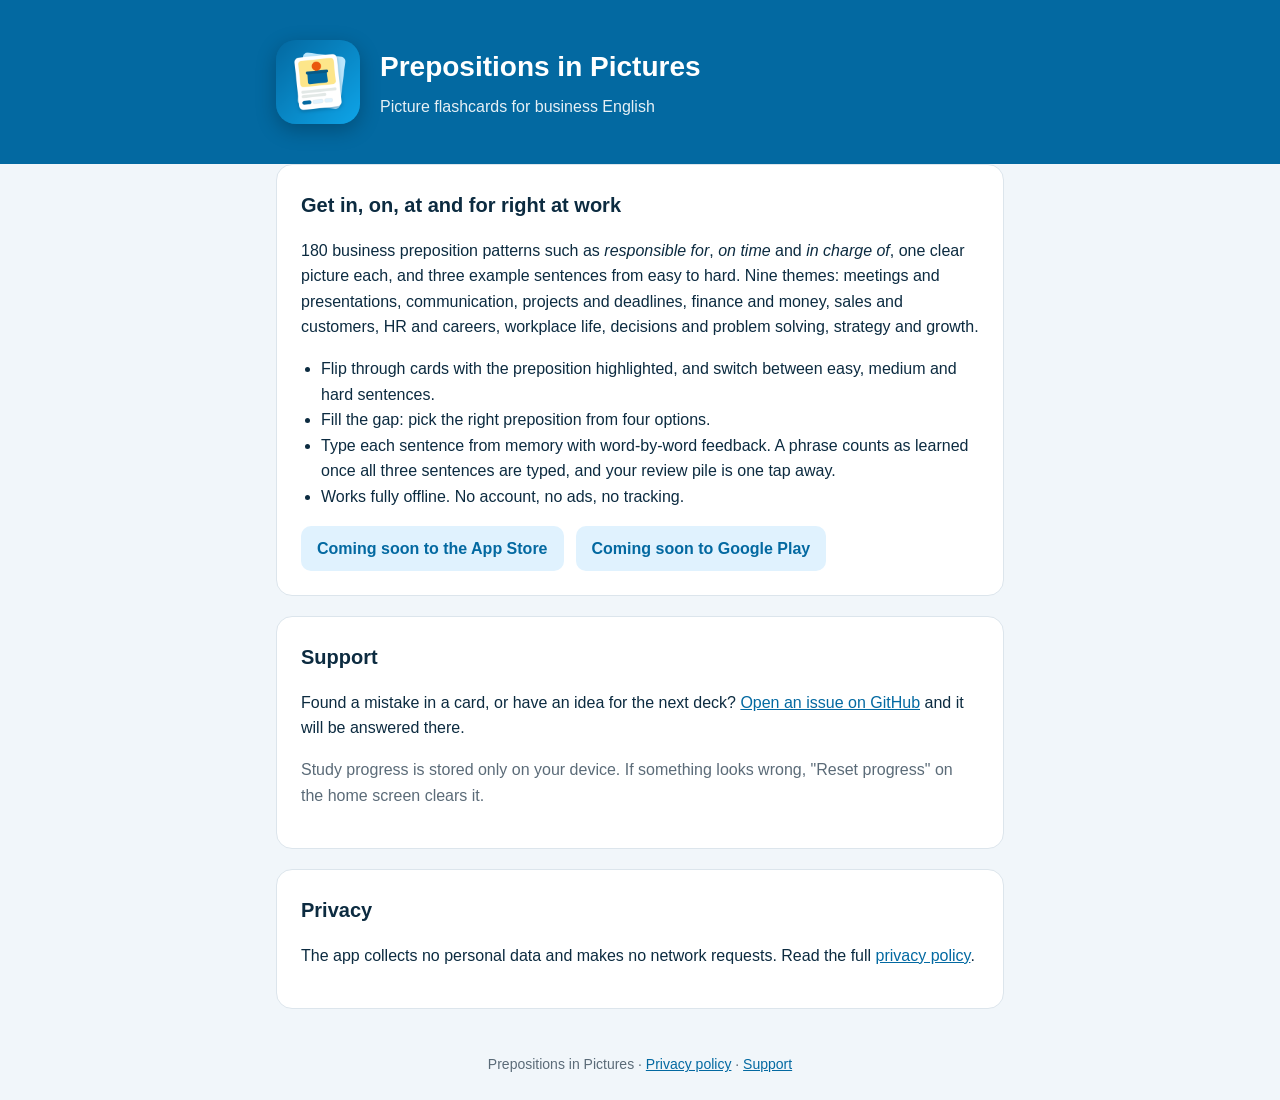
<file: index.html>
<!doctype html>
<html lang="en">
<head>
<meta charset="utf-8">
<meta name="viewport" content="width=device-width, initial-scale=1">
<title>Prepositions in Pictures</title>
<meta name="description" content="Picture flashcards for 180 business English preposition patterns with three graded example sentences each. Works offline, no ads, no tracking.">
<link rel="icon" href="icon.png">
<link rel="stylesheet" href="styles.css">
</head>
<body>
<header><div class="wrap">
<img src="icon.png" alt="Prepositions in Pictures app icon">
<div><h1>Prepositions in Pictures</h1><p>Picture flashcards for business English</p></div>
</div></header>
<main class="wrap">
<section>
<h2>Get in, on, at and for right at work</h2>
<p>180 business preposition patterns such as <em>responsible for</em>, <em>on time</em> and <em>in charge of</em>, one clear picture each, and three example sentences from easy to hard. Nine themes: meetings and presentations, communication, projects and deadlines, finance and money, sales and customers, HR and careers, workplace life, decisions and problem solving, strategy and growth.</p>
<ul>
<li>Flip through cards with the preposition highlighted, and switch between easy, medium and hard sentences.</li>
<li>Fill the gap: pick the right preposition from four options.</li>
<li>Type each sentence from memory with word-by-word feedback. A phrase counts as learned once all three sentences are typed, and your review pile is one tap away.</li>
<li>Works fully offline. No account, no ads, no tracking.</li>
</ul>
<div class="badges">
<span class="badge">Coming soon to the App Store</span>
<span class="badge">Coming soon to Google Play</span>
</div>
</section>
<section id="support">
<h2>Support</h2>
<p>Found a mistake in a card, or have an idea for the next deck? <a href="https://github.com/serkan-uz/business-prepositions/issues">Open an issue on GitHub</a> and it will be answered there.</p>
<p class="muted">Study progress is stored only on your device. If something looks wrong, "Reset progress" on the home screen clears it.</p>
</section>
<section>
<h2>Privacy</h2>
<p>The app collects no personal data and makes no network requests. Read the full <a href="privacy.html">privacy policy</a>.</p>
</section>
</main>
<footer>Prepositions in Pictures · <a href="privacy.html">Privacy policy</a> · <a href="#support">Support</a></footer>
</body>
</html>
</file>
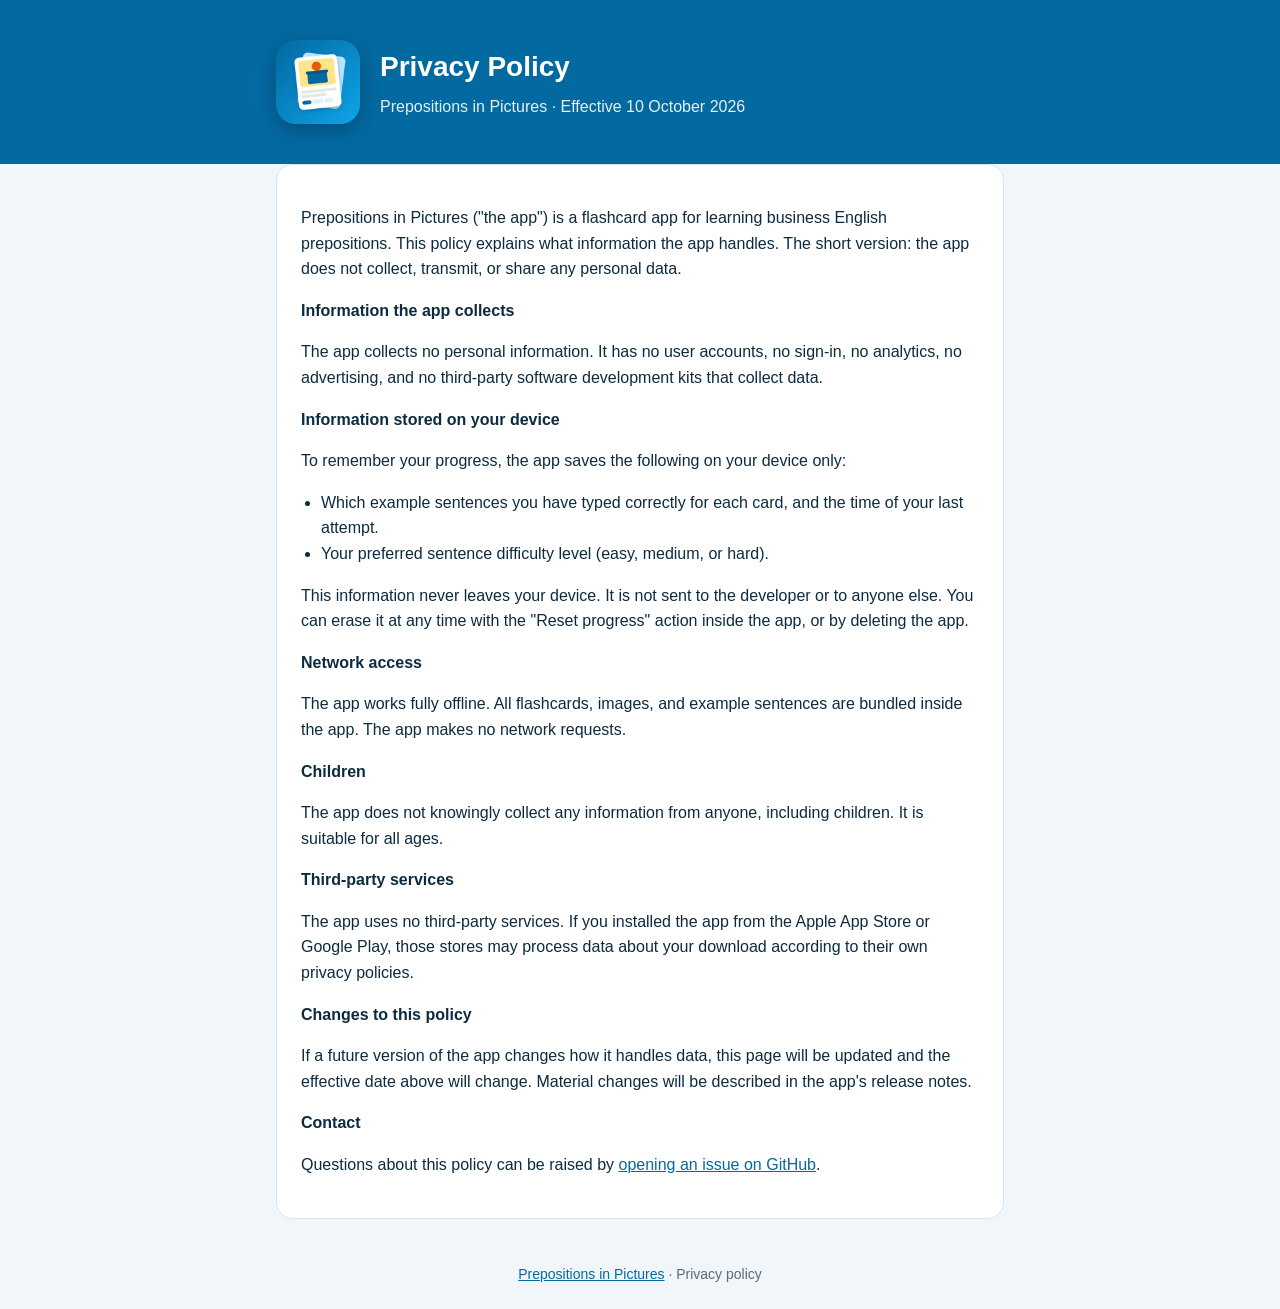
<file: privacy.html>
<!doctype html>
<html lang="en">
<head>
<meta charset="utf-8">
<meta name="viewport" content="width=device-width, initial-scale=1">
<title>Privacy Policy · Prepositions in Pictures</title>
<link rel="icon" href="icon.png">
<link rel="stylesheet" href="styles.css">
</head>
<body>
<header><div class="wrap">
<img src="icon.png" alt="Prepositions in Pictures app icon">
<div><h1>Privacy Policy</h1><p>Prepositions in Pictures · Effective 10 October 2026</p></div>
</div></header>
<main class="wrap">
<section>
<p>Prepositions in Pictures ("the app") is a flashcard app for learning business English prepositions. This policy explains what information the app handles. The short version: the app does not collect, transmit, or share any personal data.</p>
<h3>Information the app collects</h3>
<p>The app collects no personal information. It has no user accounts, no sign-in, no analytics, no advertising, and no third-party software development kits that collect data.</p>
<h3>Information stored on your device</h3>
<p>To remember your progress, the app saves the following on your device only:</p>
<ul>
<li>Which example sentences you have typed correctly for each card, and the time of your last attempt.</li>
<li>Your preferred sentence difficulty level (easy, medium, or hard).</li>
</ul>
<p>This information never leaves your device. It is not sent to the developer or to anyone else. You can erase it at any time with the "Reset progress" action inside the app, or by deleting the app.</p>
<h3>Network access</h3>
<p>The app works fully offline. All flashcards, images, and example sentences are bundled inside the app. The app makes no network requests.</p>
<h3>Children</h3>
<p>The app does not knowingly collect any information from anyone, including children. It is suitable for all ages.</p>
<h3>Third-party services</h3>
<p>The app uses no third-party services. If you installed the app from the Apple App Store or Google Play, those stores may process data about your download according to their own privacy policies.</p>
<h3>Changes to this policy</h3>
<p>If a future version of the app changes how it handles data, this page will be updated and the effective date above will change. Material changes will be described in the app's release notes.</p>
<h3>Contact</h3>
<p>Questions about this policy can be raised by <a href="https://github.com/serkan-uz/business-prepositions/issues">opening an issue on GitHub</a>.</p>
</section>
</main>
<footer><a href="index.html">Prepositions in Pictures</a> · Privacy policy</footer>
</body>
</html>
</file>
<file: styles.css>
:root{--bg:#F1F6FA;--card:#fff;--ink:#0C2B40;--muted:#5B6B78;--brand:#0369A1;--line:#DCE5EC}
*{box-sizing:border-box}body{margin:0;font-family:-apple-system,BlinkMacSystemFont,"Segoe UI",Roboto,Helvetica,Arial,sans-serif;background:var(--bg);color:var(--ink);line-height:1.6}
header{background:var(--brand);color:#fff;padding:40px 16px}header .wrap{display:flex;align-items:center;gap:20px}
header img{width:84px;height:84px;border-radius:20px;box-shadow:0 6px 20px rgba(0,0,0,.25)}
header h1{margin:0;font-size:28px}header p{margin:4px 0 0;opacity:.9}
.wrap{max-width:760px;margin:0 auto;padding:0 16px}main{padding:32px 0 64px}
section{background:var(--card);border:1px solid var(--line);border-radius:16px;padding:24px;margin-bottom:20px}
h2{margin-top:0;font-size:20px}h3{font-size:16px;margin-bottom:4px}ul{padding-left:20px}
a{color:var(--brand)}footer{color:var(--muted);font-size:14px;text-align:center;padding:24px 16px}
.badges{display:flex;gap:12px;flex-wrap:wrap;margin-top:16px}.badge{display:inline-block;background:#E0F2FE;color:var(--brand);border-radius:10px;padding:10px 16px;font-weight:600;text-decoration:none}
.muted{color:var(--muted)}
</file>
